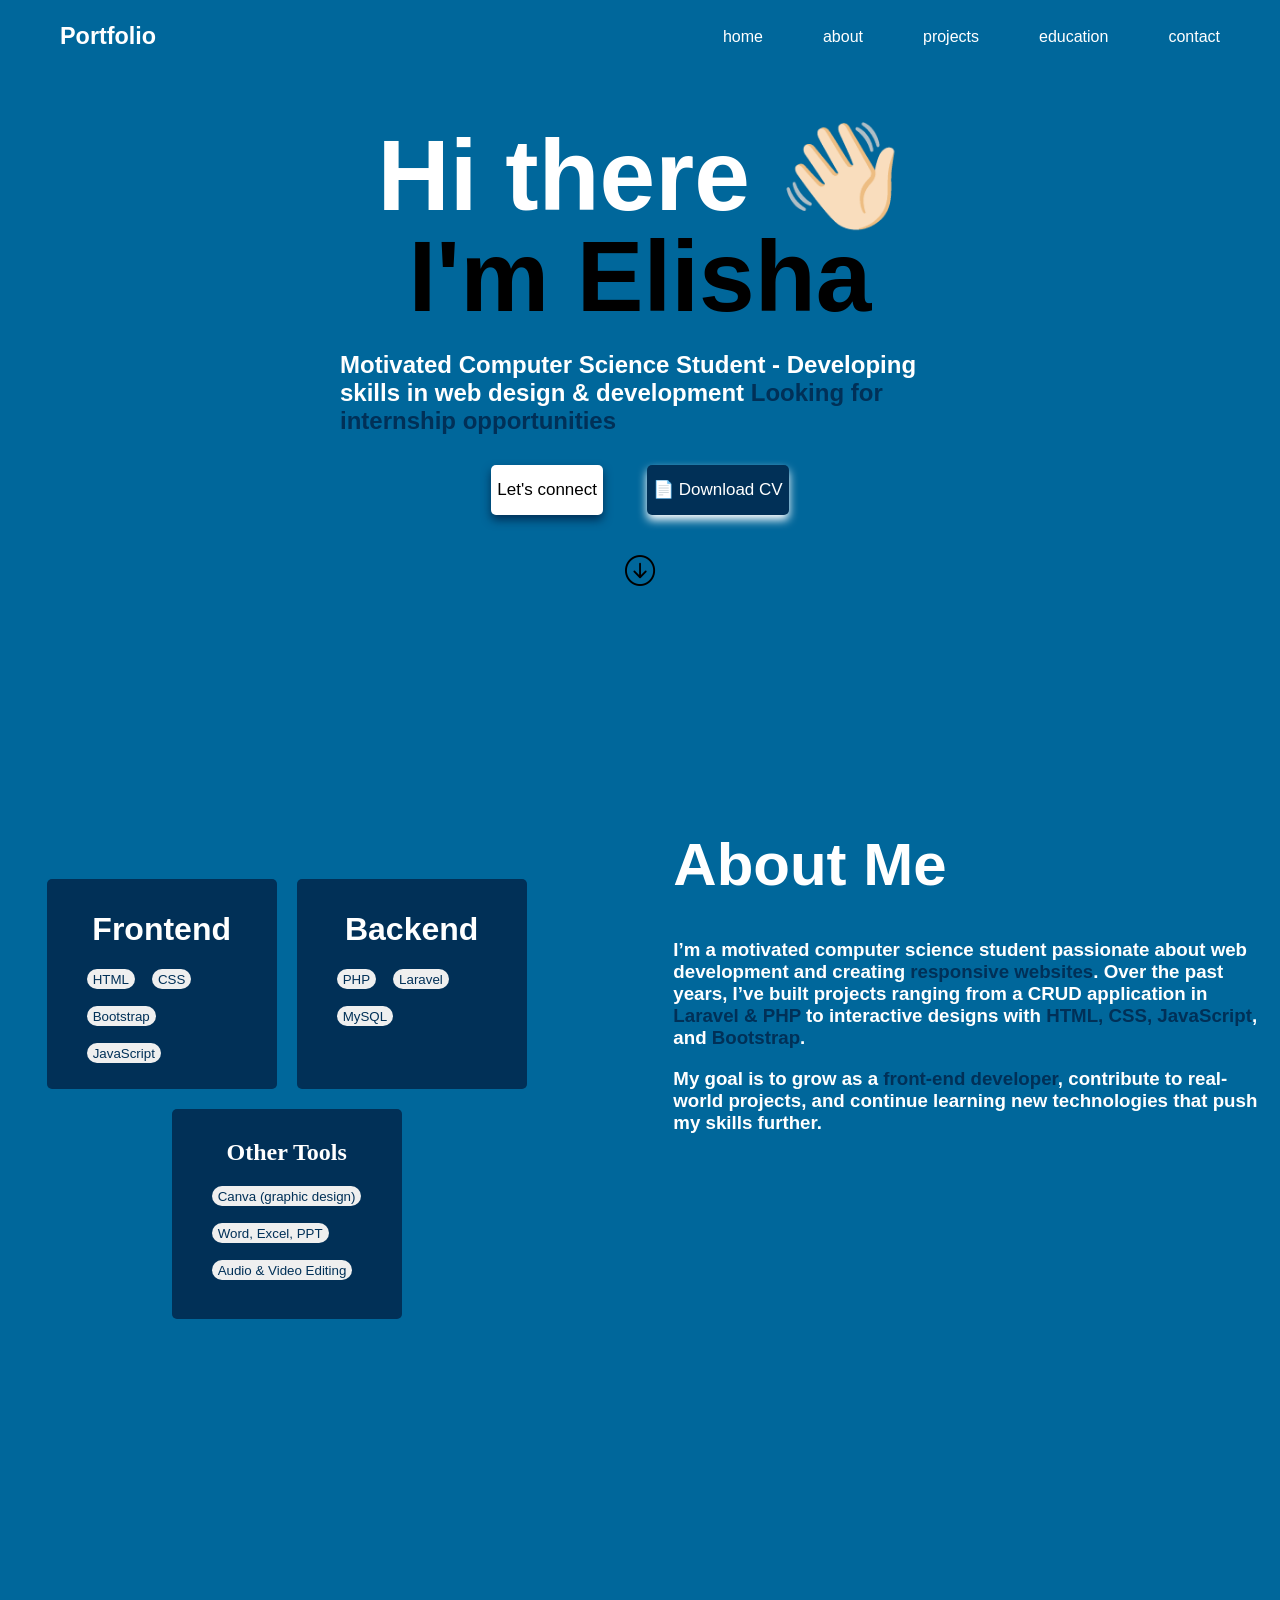
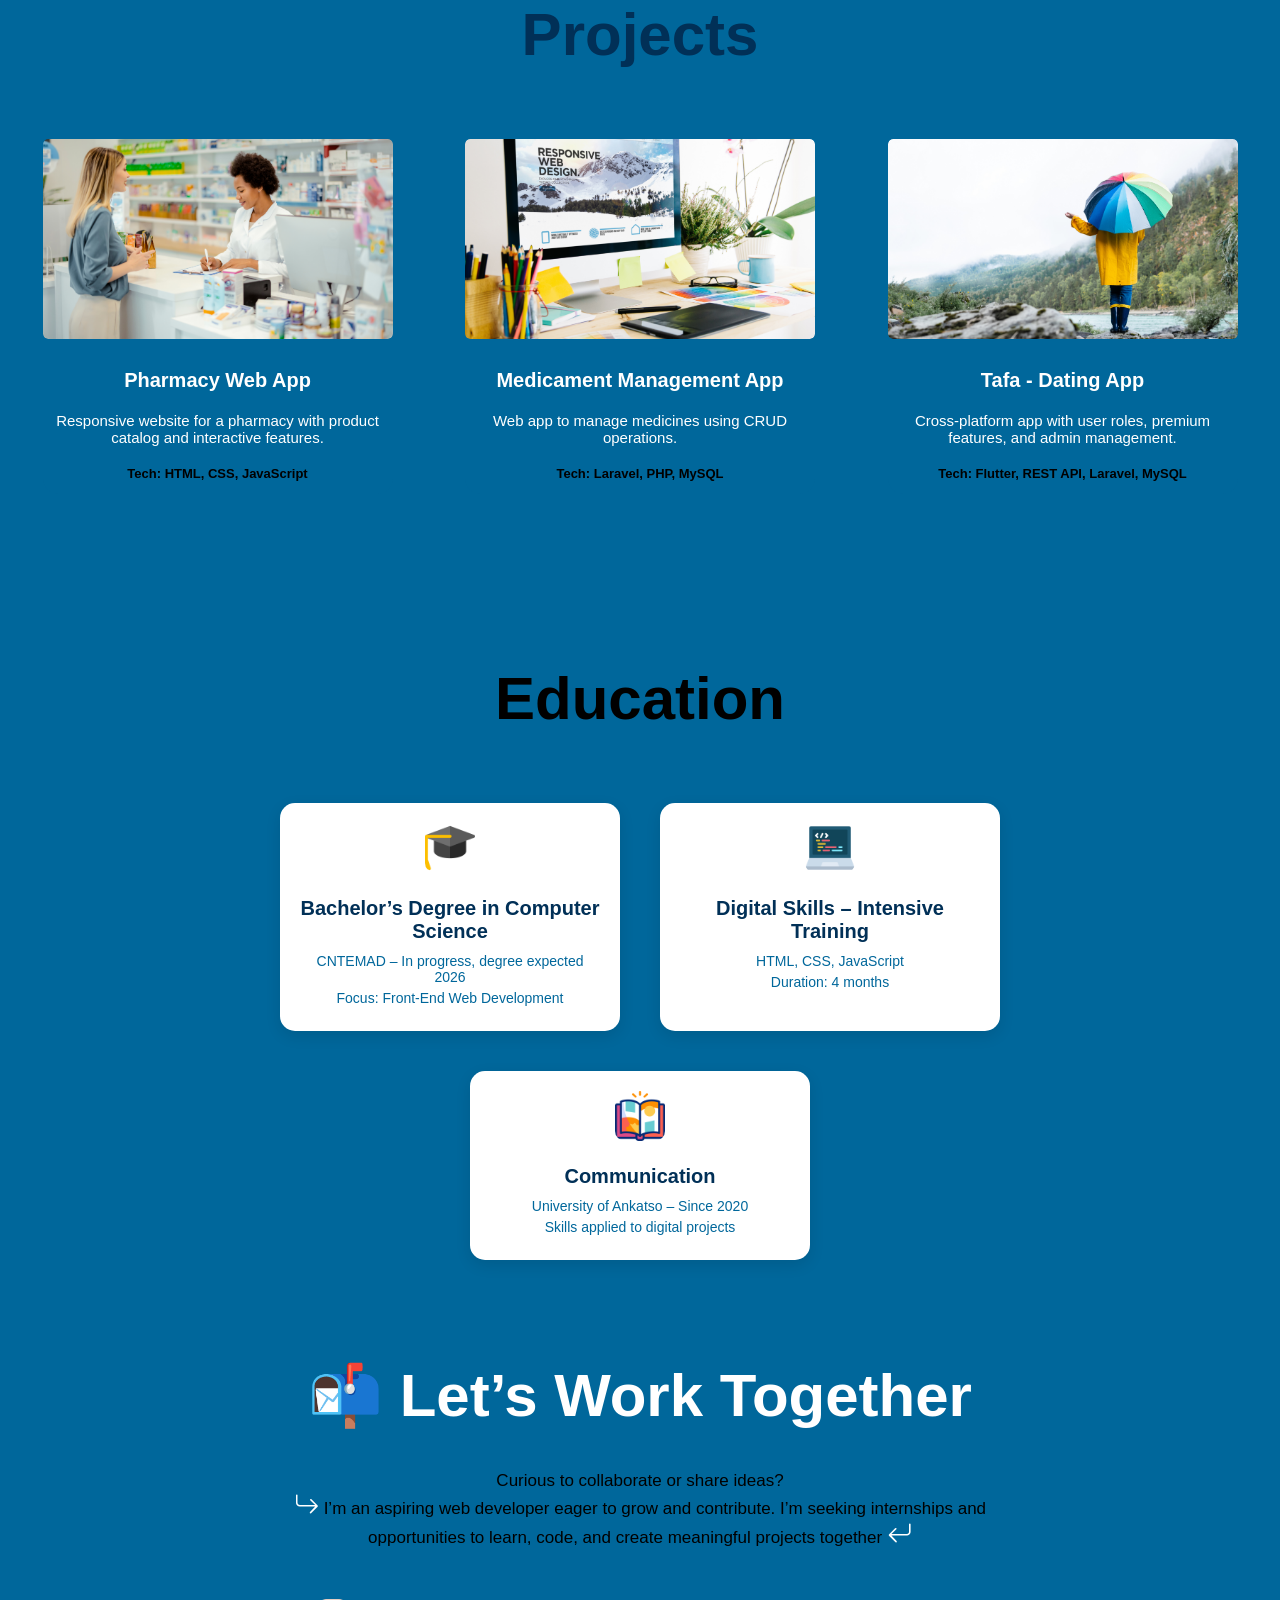
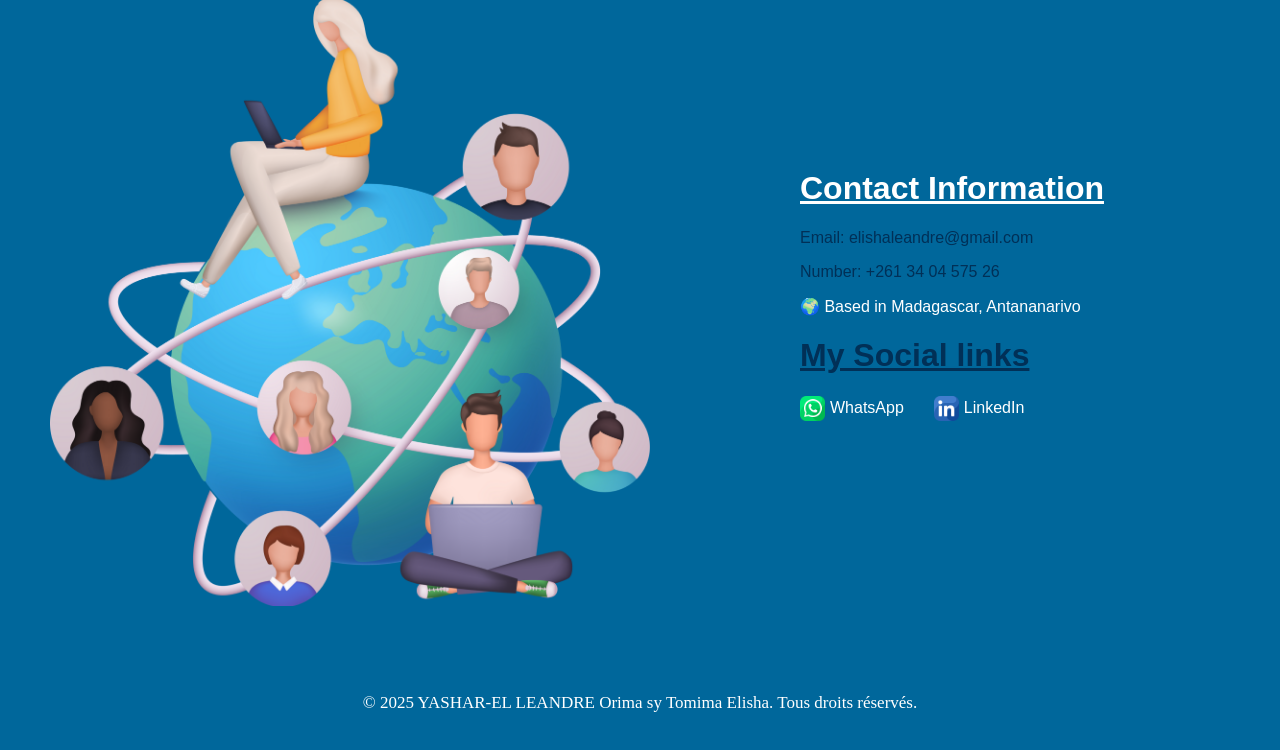
<file: index.html>
<!DOCTYPE html>
<html lang="en">

<head>
    <meta charset="UTF-8">
    <meta name="viewport" content="width=device-width, initial-scale=1.0">
    <link rel="stylesheet" href="style.css">
    <link href="https://db.onlinewebfonts.com/c/cd1ff12a61d0f65ad3079a7c7461b61f?family=Oilvare+Base" rel="stylesheet">
    <link href="https://db.onlinewebfonts.com/c/8cdb6b9f81fd5d65941e179961c84065?family=Poppins" rel="stylesheet">
    <link rel="stylesheet" href="bootstrap-icons/bootstrap-icons.css">
    <title>Elisha's portfolio</title>
</head>

<body>
    <div class="whole">
        <div class="navbar">
            <div class="head">
                <a href="#home" class="jejo">
                    <h3 class="logo">Portfolio</h3>
                </a>
            </div>
            <div class="menu" id="menu">
                <a href="#home" class="menulink"> home </a>
                <a href="#about" class="menulink"> about </a>
                <a href="#projects" class="menulink"> projects </a>
                <a href="#education" class="menulink"> education </a>
                <a href="#contact" class="menulink"> contact </a>
            </div>
            <i class="bi bi-justify menu-toggle" id="menu-toggle"></i>
        </div>
        <div class="home" id="home">
            <div class="row1">
                <h1 class="me">Hi there 👋🏻</h1>
                <!-- <img src="waving-hand-emoji-clipart-xl.png" alt="" class="hand"> -->
            </div>
            <h1 class="I"> I'm Elisha</h1>
            <h2 class="tagline"> Motivated Computer Science Student - Developing skills in web design & development
                <span> Looking for internship opportunities </span>
            </h2>
            <div class="bokotra">
                <button class="we we2"><a href="#contact">Let's connect</a></button>
                <button class="we we1" onclick="downloadCV()"> 📄 Download CV</button>
            </div>
            <div class="scrolldown">
                <a href="#about">
                    <i class="bi bi-arrow-down-circle"></i>
                </a>
            </div>
        </div>
        <div class="about scrollappear" id="about">
            <div class="firstshow">
                <div class="highlight">
                    <div class="front">
                        <h1 class="mitovy">Frontend</h1>
                        <div class="btn">
                            <button>HTML</button>
                            <button>CSS</button>
                            <button>Bootstrap</button>
                            <button>JavaScript</button>
                        </div>
                    </div>
                    <div class="front">
                        <h1 class="mitovy">Backend</h1>
                        <div class="btn">
                            <button>PHP</button>
                            <button>Laravel</button>
                            <button>MySQL</button>
                        </div>
                    </div>
                    <div class="front">
                    <h2>Other Tools</h2>
                    <div class="btn">
                        <button>Canva (graphic design)</button>
                        <button>Word, Excel, PPT</button>
                        <button>Audio & Video Editing</button>
                    </div>
                </div>
                </div>
            </div>
            <div class="aboutme">
                <h1 class="Ame">About Me</h1>
                <div class="Wme">
                    <h3>
                        I’m a motivated computer science student passionate about web development and creating
                        <span>responsive websites</span>. Over the past years, I’ve built projects ranging from a CRUD
                        application in <span>Laravel & PHP</span> to interactive designs with <span>HTML, CSS,
                            JavaScript</span>, and <span>Bootstrap</span>.
                    </h3>
                    <h3>
                        My goal is to grow as a <span>front-end developer</span>, contribute to real-world projects, and
                        continue
                        learning new technologies that push my skills further.
                    </h3>
                </div>
            </div>
        </div>
        <div class="projects" id="projects">
            <h1 class="sectionproject"> Projects </h1>
            <div class="projectcontainer">
                <div class="projectcard">
                    <div><img src="pharmacie.png" alt="Pharmacy Web App"></div>
                    <h3>Pharmacy Web App</h3>
                    <p>Responsive website for a pharmacy with product catalog and interactive features.</p>
                    <p class="stack">Tech: HTML, CSS, JavaScript</p>
                </div>

                <div class="projectcard">
                    <div><img src="laravel.png" alt="Medicament Management App"></div>
                    <h3>Medicament Management App</h3>
                    <p>Web app to manage medicines using CRUD operations.</p>
                    <p class="stack">Tech: Laravel, PHP, MySQL</p>
                </div>

                <div class="projectcard">
                    <div><img src="weather app.png" alt="Weather App"></div>
                    <h3>Tafa - Dating App</h3>
                    <p>Cross-platform app with user roles, premium features, and admin management.</p>
                    <p class="stack">Tech: Flutter, REST API, Laravel, MySQL</p>
                </div>
            </div>
        </div>
        <div class="education" id="education">
            <h1 class="sectioneducation">Education</h1>
            <div class="educationcontainer">
                <div class="educationcard">
                    <img src="graduation-hat.png" alt="" width="50px">
                    <h3> Bachelor’s Degree in Computer Science</h3>
                    <p>CNTEMAD – In progress, degree expected 2026</p>
                    <p>Focus: Front-End Web Development</p>
                </div>
                <div class="educationcard">
                    <img src="programming.png" alt="" width="50px">
                    <h3>Digital Skills – Intensive Training</h3>
                    <p>HTML, CSS, JavaScript</p>
                    <p>Duration: 4 months</p>
                </div>
                <div class="educationcard">
                    <img src="comic.png" alt="" width="50px">
                    <h3> Communication</h3>
                    <p>University of Ankatso – Since 2020</p>
                    <p>Skills applied to digital projects</p>
                </div>
            </div>
        </div>
        <div class="contact" id="contact">
            <h1 class="sectioncontact">📬 Let’s Work Together</h1>
            <p class="contactintro">
                Curious to collaborate or share ideas?<br> <i class="bi bi-arrow-return-right"></i> I’m an aspiring web
                developer eager to grow and contribute. I’m seeking internships and opportunities to learn, code, and
                create meaningful projects together <i class="bi bi-arrow-return-left"></i>
            </p>
            <div class="contactinfo">
                <img src="linkeding.png" alt="">
                <div class="infocourt">
                    <div class="contactinformation">
                        <h1>Contact Information</h1>
                        <p><a href="mailto:elishaleandre@gmail.com">Email: elishaleandre@gmail.com</a></p>
                        <p class="ano">Number: +261 34 04 575 26</p>
                        <p>🌍 Based in Madagascar, Antananarivo</p>
                    </div>
                    <div class="sociallinks">
                        <h1>My Social links</h1>
                        <div class="links">
                            <div class="whatsapp">
                                <img src="whatsapp.png" alt="WhatsApp">
                                <a href="https://wa.me/261340457526" target="_blank"> WhatsApp </a>
                            </div>
                            <div class="linkedin">
                                <img src="linkedin.png" alt="LinkedIn">
                                <a href="https://www.linkedin.com/in/elisha-yashar-el/?locale=en_US"
                                    target="_blank">LinkedIn </a>
                            </div>
                        </div>
                    </div>
                </div>
            </div>
        </div>
        <footer class="footer">
            <p>&copy; 2025 YASHAR-EL LEANDRE Orima sy Tomima Elisha. Tous droits réservés.</p>
        </footer>
        <script>
            window.addEventListener("scroll", () => {
                console.log(window.scrollY);
                const navbar = document.querySelector(".navbar");
                if (window.scrollY > 50) {
                    console.log("Scrolled - add class");
                    navbar.classList.add("scrolled");
                } else {
                    console.log("Back to top - remove class");
                    navbar.classList.remove("scrolled");
                }
            });
            function downloadCV() {
                const link = document.createElement('a');
                link.href = 'CV_info_Elisha.pdf';
                link.download = 'CV_info_Elisha.pdf';
                link.click();
            }
            const menuToggle = document.getElementById('menu-toggle');
            const menu = document.querySelector('.menu');
            const navbar = document.querySelector('.navbar');
            const menuLinks = document.querySelectorAll('.menu a'); // all links inside menu

            menuToggle.addEventListener('click', () => {
                menu.classList.toggle('active');       // Show/hide menu
                navbar.classList.toggle('menu-open');  // Change navbar color
            });

            // Close menu when a link is clicked
            menuLinks.forEach(link => {
                link.addEventListener('click', () => {
                    menu.classList.remove('active');
                    navbar.classList.remove('menu-open');
                });
            });
        </script>
</body>

</html>
</file>
<file: style.css>
@media (min-width: 1025px) {
    body {
        margin: 0;
        padding: 0;
    }

    .whole {
        width: 100%;
        margin: auto;
        background-color: #00679b;
    }

    .navbar {
        background-color: #00679b;
        color: white;
        display: flex;
        align-items: center;
        justify-content: space-between;
        padding: 0 60px;
        /* adds nice space on both sides */
        box-sizing: border-box;
        position: fixed;
        /* makes it stay on top */
        top: 0;
        /* stick to the top */
        left: 0;
        width: 100%;
        z-index: 1000;
        transition: background-color 0.3s;
    }

    .navbar.scrolled {
        background-color: #005F8A;
        box-shadow: 0 2px 10px rgba(0, 0, 0, 0.2);
    }

    .menu-toggle {
        display: none;
    }

    .menu {
        display: flex;
        gap: 30px;
    }

    .jejo {
        text-decoration: none;
        color: white;
        font-size: 20px;
        font-weight: bolder;
        font-family: 'Oilvare Base', sans-serif;
    }

    .menulink {
        text-decoration: none;
        color: white;
        font-size: 16px;
        margin-left: 30px;
        font-family: 'poppins', sans-serif;
    }

    .menulink:hover {
        color: #013057;
    }

    .home {
        color: white;
        align-items: center;
        display: flex;
        flex-direction: column;
    }

    .row1 {
        display: flex;
        align-items: center;
        margin-bottom: -150px;
        margin-top: 50px;
    }

    .me {
        font-size: 100px;
        font-family: "oilvare Base", sans-serif;
    }

    /* .hand {
        width: 140px;
        height: auto;
        margin-left: 20px;
    } */

    .I {
        font-size: 100px;
        font-family: 'Oilvare Base', sans-serif;
        color: #000000;
        /* color: #00c2cb; */
    }

    .tagline {
        font-family: 'poppins', sans-serif;
        width: 600px;
        margin-top: -50px;
    }

    span {
        color: #013057;
    }

    .bokotra a {
        color: #000000;
        text-decoration: none;
        font-family: 'poppins', sans-serif;
    }

    .we {
        border-radius: 5px;
        border: none;
        height: 50px;
        margin: 20px;
        margin-top: 10px;
        font-size: 17px;
    }

    .we1 {
        background-color: #013057;
        color: white;
        box-shadow: 0 5px 10px white;
        font-family: 'poppins', sans-serif;
    }

    .we2 {
        background-color: white;
        color: #013057;
        box-shadow: 0 5px 10px #013057;
    }

    .scrolldown {
        margin-top: 20px;
        animation: bounce 2s infinite;
    }

    @keyframes bounce {

        0%,
        20%,
        50%,
        80%,
        100% {
            transform: translateY(0);
        }

        40% {
            transform: translateY(10px);
        }

        60% {
            transform: translateY(5px);
        }
    }

    .scrolldown i {
        font-size: 30px;
        color: #000000;
        text-decoration: none;
    }

    .about {
        display: flex;
        width: 100%;
        color: white;
        justify-content: space-evenly;
        box-sizing: border-box;
        margin-top: 200px;

    }

    .firstshow {
        width: 600px;
        margin: 30px;
        text-align: center;
    }

    .highlight {
        width: 600px;
        display: flex;
        justify-content: space-evenly;
        flex-wrap: wrap;
        max-width: 500px;
        margin-top: 50px;
    }
    .highlight div{
        margin: 10px;
    }

    .front {
        width: 170px;
        height: 170px;
        background-color: #013057;
        padding: 30px;
        padding-top: 10px;
        justify-content: center;
        border-radius: 5px;
    }

    .mitovy {
        font-family: 'poppins', sans-serif;
    }

    .btn {
        display: flex;
        flex-wrap: wrap;
        gap: 17px;
        margin-top: 10px;
    }

    button {
        border-radius: 50px;
        border: 3px;
        height: 20px;
        color: #013057;
    }

    .aboutme {
        width: 600px;
    }

    .Ame {
        font-family: 'oilvare base', sans-serif;
        font-size: 60px;
    }

    .Wme {
        font-family: 'poppins', sans-serif;
    }

    .projects {
        margin-top: 150px;
        background-color: #00679b;
        text-align: center;
        padding: 50px 20px;
    }

    .sectionproject {
        font-family: 'Oilvare Base', sans-serif;
        font-size: 60px;
        color: #013057;
        margin-bottom: 70px;
    }

    .projectcontainer {
        display: flex;
        justify-content: space-evenly;
        flex-wrap: wrap;
        margin: 0 auto;
        gap: 70px;
        max-width: 1200px;
    }

    .projectcard {
        background-color: #00679b;
        color: white;
        border-radius: 15px;
        width: 350px;
        text-align: center;
        transition: transform 0.3s ease, box-shadow 0.3s ease;
    }

    .projectcard div {
        width: 100%;
        height: 200px;
        overflow: hidden;
        border-radius: 5px;
        margin-bottom: 15px;
    }

    .projectcard img {
        width: 350px;
        height: 100%;
        object-fit: cover;
        transition: transform 0.5s ease;
        border-radius: 5px;
    }

    .projectcard img:hover {
        transform: scale(1.2);
    }

    .projectcard h3 {
        font-family: 'Oilvare Base', sans-serif;
        font-size: 20px;
        padding-top: 10px;
        margin-bottom: 15px;
    }

    .projectcard p {
        font-family: 'Poppins', sans-serif;
        font-size: 15px;
        padding-top: 5px;
    }

    .projectcard .stack {
        font-size: 13px;
        font-weight: bold;
        color: #000000;
        margin-top: 10px;
    }

    .education {
        margin-top: 120px;
        background-color: #00679b;
        text-align: center;
    }

    .sectioneducation {
        font-family: 'oilvare base', sans-serif;
        font-size: 60px;
        color: #000000;
        margin-bottom: 70px;
    }

    .educationcontainer {
        display: flex;
        justify-content: center;
        gap: 40px;
        flex-wrap: wrap;
        margin: 0 auto;
        max-width: 1000px;
    }

    .educationcard {
        background-color: white;
        border-radius: 15px;
        padding: 20px;
        width: 300px;
        text-align: center;
        box-shadow: 0 5px 15px rgba(0, 0, 0, 0.1);
        transition: transform 0.3s ease, box-shadow 0.3s ease;
    }

    .educationcard:hover {
        transform: translateY(-10px);
        box-shadow: 0 10px 20px rgba(0, 0, 0, 0.25);
    }

    .educationcard img {
        width: 50px;
        height: 50px;
        object-fit: cover;
        border-radius: 10px;
    }

    .educationcard h3 {
        font-family: 'Oilvare Base', sans-serif;
        font-size: 20px;
        margin-bottom: 10px;
        color: #013057;
    }

    .educationcard p {
        font-family: 'Poppins', sans-serif;
        font-size: 14px;
        margin: 5px 0;
        color: #00679b;
    }

    .contact {
        margin-top: 100px;
        text-align: center;
        color: white;
    }

    .sectioncontact {
        font-family: 'oilvare base', sans-serif;
        font-size: 60px;
        color: white;
    }

    .contactintro {
        font-family: 'Poppins', sans-serif;
        font-size: 17px;
        margin-bottom: 40px;
        max-width: 770px;
        margin-left: auto;
        margin-right: auto;
        color: #000000;
    }

    .contactintro i {
        font-size: 25px;
        color: white;
    }

    .contactinfo {
        display: flex;
        margin: 50px;
        font-family: 'Poppins', sans-serif;
        font-size: 16px;
        margin-bottom: 30px;
    }

    .contactinfo img {
        width: 600px;
    }

    .contactinformation h1 {
        text-decoration: underline;
    }

    .infocourt {
        margin-top: 150px;
        width: 600px;
        text-align: left;
        margin-left: 150px;
    }

    .contactinfo a {
        color: #013057;
        text-decoration: none;
    }

    .ano {
        color: #013057;
        text-decoration: none;
    }

    .contactinfo a:hover {
        text-decoration: underline;
    }

    .sociallinks img {
        width: 25px;
        height: 25px;
        object-fit: contain;
        margin-top: 10px;
    }

    .sociallinks h1 {
        color: #013057;
        text-decoration: underline;
    }

    .links {
        display: flex;
        flex-wrap: wrap;
        text-align: center;
        gap: 30px;
        margin-top: -10px;
    }

    .links div {
        display: flex;
        align-items: center;
        gap: 5px;
    }

    .links a {
        margin-top: 10px;
        color: white;
    }

    .footer {
        background-color: #00679b;
        color: white;
        text-align: center;
        padding: 20px 0;
        font-size: 17px;
        margin-top: 50px;
    }
}

@media (max-width: 1024px) {
    body {
        margin: 0;
        padding: 0;
        overflow-x: hidden;
    }

    .whole {
        width: 100%;
        margin: auto;
        background-color: #00679b;
    }

    /* NAVBAR */
    .navbar {
        background-color: #00679b;
        color: white;
        display: flex;
        align-items: center;
        justify-content: space-between;
        padding: 0 20px;
        box-sizing: border-box;
        position: fixed;
        top: 0;
        left: 0;
        width: 100%;
        z-index: 1000;
        transition: background-color 0.3s;
    }

    .navbar.scrolled {
        background-color: #005F8A;
        box-shadow: 0 2px 10px rgba(0, 0, 0, 0.2);
    }
    .navbar.menu-open {
        background-color: #005F8A;
    }

    /* hamburger visible */
    .menu-toggle {
        display: block;
        font-size: 30px;
        cursor: pointer;
    }

    /* menu hidden by default */
    .menu {
        display: none;
        flex-direction: column;
        background-color: #005F8A;
        position: absolute;
        top: 60px;
        right: 10px;
        left: 10px;
        padding: 20px;
        border-radius: 10px;
        box-shadow: 0 2px 10px rgba(0, 0, 0, 0.2);
    }
    .menu.active {
        display: flex;
    }

    .jejo {
        text-decoration: none;
        color: white;
        font-size: 20px;
        font-weight: bolder;
        font-family: 'Oilvare Base', sans-serif;
    }

    .menulink {
        text-decoration: none;
        color: white;
        font-size: 16px;
        margin: 10px 0;
        font-family: 'poppins', sans-serif;
    }
    .menulink:hover {
        color: #013057;
    }
    /* HOME */
    .home {
        color: white;
        align-items: center;
        display: flex;
        flex-direction: column;
        padding-top: 20px;
    }
    .row1 {
        display: flex;
        align-items: center;
        margin-bottom: -80px;
        flex-wrap: wrap;
        justify-content: center;
        margin-top: 30px;
    }
    .me{
        font-size: 80px;
        font-family: "Oilvare Base", sans-serif;
    }
    .I {
        font-size: 80px;
        font-family: "Oilvare Base", sans-serif;
        color: #000000;
    }

    .hand {
        width: 120px;
        height: auto;
        margin: 10px;
    }

    .tagline {
        font-family: 'poppins', sans-serif;
        max-width: 90%;
        margin: 20px auto;
    }
    span {
        color: #013057;
    }
    .bokotra a {
        color: #000000;
        text-decoration: none;
        font-family: 'poppins', sans-serif;
    }
    .we {
        border-radius: 5px;
        border: none;
        height: 50px;
        margin: 20px;
        margin-top: 10px;
        font-size: 17px;
    }
    .we1 {
        background-color: #013057;
        color: white;
        box-shadow: 0 5px 10px white;
        font-family: 'poppins', sans-serif;
    }

    .we2 {
        background-color: white;
        color: #013057;
        box-shadow: 0 5px 10px #013057;
    }
    .scrolldown {
        margin-top: 20px;
        animation: bounce 2s infinite;
    }
    @keyframes bounce {

        0%,
        20%,
        50%,
        80%,
        100% {
            transform: translateY(0);
        }

        40% {
            transform: translateY(10px);
        }

        60% {
            transform: translateY(5px);
        }
    }
    .scrolldown i {
        font-size: 30px;
        color: #000000;
        text-decoration: none;
    }

    /* ABOUT */
    .about {
        display: flex;
        flex-direction: column;
        align-items: center;
        color: white;
        margin-top: 70px;
        box-sizing: border-box;
    }

    .firstshow {
        width: 100%;
        margin: 20px auto;
        text-align: center;
    }

    .highlight {
        display: flex;
        justify-content: center;
        flex-wrap: wrap;
        gap: 60px;
        margin-top: 30px;
        max-width: 100%;
    }
    .mitovy {
        font-family: 'poppins', sans-serif;
    }

    .btn {
        display: flex;
        flex-wrap: wrap;
        gap: 17px;
        margin-top: 10px;
    }

    button {
        border-radius: 50px;
        border: 3px;
        height: 20px;
        color: #013057;
    }
    .front {
        width: 170px;
        height: 170px;
        background-color: #013057;
        padding: 20px;
        padding-top: 10px;
        justify-content: center;
        border-radius: 5px;
    }
    .aboutme {
        width: 100%;
        max-width: 600px;
        margin: 0 auto;
    }

    .Ame {
        font-family: 'oilvare base', sans-serif;
        font-size: 60px;
        text-align: center;
    }
    .Wme {
        font-family: 'poppins', sans-serif;
    }
    /* PROJECTS */
    .projects {
        background-color: #00679b;
        text-align: center;
        padding: 40px 20px;
    }
    .sectionproject {
        font-family: 'Oilvare Base', sans-serif;
        font-size: 60px;
        color: #013057;
        margin-bottom: 50px;
    }
    .projectcontainer {
        display: flex;
        justify-content: center;
        flex-wrap: wrap;
        gap: 30px;
        margin: 0 auto;
        max-width:90%;
    }

    .projectcard {
        background-color: #00679b;
        color: white;
        border-radius: 15px;
        text-align: center;
        width: 90%;
        max-width: 350px;
        transition: transform 0.3s ease, box-shadow 0.3s ease;
    }
    .projectcard div {
        width: 100%;
        height: 200px;
        overflow: visible;
        border-radius: 5px;
        margin-bottom: 15px;
    }
    .projectcard img {
        width: 90%;
        height: 200px;
        object-fit: cover;
        transition: transform 0.5s ease;
        border-radius: 5px;
    }
    .projectcard img:hover {
        transform: scale(1.2);
    }
    .projectcard h3 {
        font-family: 'Oilvare Base', sans-serif;
        font-size: 90%;
        padding-top: 10px;
        margin-bottom: 15px;
    }
    .projectcard p {
        font-family: 'Poppins', sans-serif;
        font-size:80%;
        padding-top: 5px;
    }
    .projectcard .stack {
        font-size: 80%;
        font-weight: bold;
        color: #000000;
        margin-top: 10px;
    }

    /* EDUCATION */
    .education {
        padding: 20px;
        background-color: #00679b;
        text-align: center;
    }

    .sectioneducation {
        font-size: 60px;
        font-family: 'oilvare base', sans-serif;
        color: #000000;
    }

    .educationcontainer {
        display: flex;
        justify-content: center;
        flex-wrap: wrap;
        gap: 20px;
        margin: 0 auto;
        max-width: 90%
    }

    .educationcard {
        background-color: white;
        border-radius: 15px;
        width: 90%;
        max-width: 300px;
        padding: 20px;
        box-shadow: 0 5px 15px rgba(0, 0, 0, 0.1);
        transition: transform 0.3s ease, box-shadow 0.3s ease;
    }
    .educationcard:hover {
        transform: translateY(-10px);
        box-shadow: 0 10px 20px rgba(0, 0, 0, 0.25);
    }
    .educationcard img {
        width: 50px;
        height: 50px;
        object-fit: cover;
        border-radius: 10px;
    }

    .educationcard h3 {
        font-family: 'Oilvare Base', sans-serif;
        font-size: 20px;
        margin-bottom: 10px;
        color: #013057;
    }

    .educationcard p {
        font-family: 'Poppins', sans-serif;
        font-size: 14px;
        margin: 5px 0;
        color: #00679b;
    }

    /* CONTACT */
    .contact {
        margin-top: 80px;
        text-align: center;
        color: white;
    }

    .sectioncontact {
        font-family: 'oilvare base', sans-serif;
        font-size: 60px;
        color: white;
    }

    .contactinfo {
        display: flex;
        flex-direction: column;
        margin: 50px;
        font-family: 'Poppins', sans-serif;
        margin: 20px auto;
        gap: 20px;
        margin-bottom: 30px;
        align-items: center;
    }
    .contactintro {
        font-family: 'Poppins', sans-serif;
        font-size: 17px;
        margin-bottom: 40px;
        max-width: 770px;
        margin-left: auto;
        margin-right: auto;
        color: #000000;
    }
    .contactintro i {
        font-size: 25px;
        color: white;
    }
    .contactinfo img {
        width: 90%;
        max-width: 600px;
        height: auto;
    }
    .infocourt {
        width: 90%;
        max-width: 600px;
        text-align: center;
        margin: 20px auto;
    }
    .contactinfo a {
        color: #013057;
        text-decoration: none;
    }

    .ano {
        color: #013057;
        text-decoration: none;
    }

    .contactinfo a:hover {
        text-decoration: underline;
    }

    .sociallinks img {
        width: 25px;
        height: 25px;
        object-fit: contain;
        margin-top: 10px;
    }

    .sociallinks h1 {
        color: #013057;
        text-decoration: underline;
    }

    .links {
        display: flex;
        flex-wrap: wrap;
        text-align: center;
        gap: 30px;
        margin-top: -10px;
        justify-content: center;
    }

    .links div {
        display: flex;
        align-items: center;
        gap: 5px;
    }

    .links a {
        margin-top: 10px;
        color: white;
    }

    /* FOOTER */
    .footer {
        background-color: #00679b;
        color: white;
        text-align: center;
        padding: 15px 0;
        font-size: 15px;
        margin-top: 50px;
    }
    
}
@media (max-width: 600px) {
    body {
        margin: 0;
        padding: 0;
    }

    .whole {
        width: 100%;
        margin: auto;
        background-color: #00679b;
    }

    /* NAVBAR */
    .navbar {
        background-color: #00679b;
        display: flex;
        align-items: center;
        justify-content: space-between;
        padding: 0 15px;
        position: fixed;
        top: 0;
        left: 0;
        width: 100%;
        z-index: 1000;
    }

    .navbar.menu-open {
        background-color: #005F8A;
    }

    .menu-toggle {
        display: block;
        font-size: 28px;
        cursor: pointer;
        color: white;
        margin-right: 10px; /* always 10px from the right */
    }

    .menu {
        display: none;
        position: fixed;
        top: 60px;
        left: 10px;
        right: 10px;
        background-color: #005F8A;
        padding: 15px;
        border-radius: 10px;
        flex-direction: column;
        gap: 15px;
        z-index: 2000;
    }
    .menu.active {
        display: flex;
    }

    /* HOME */
    .home {
        color: white;
        align-items: center;
        display: flex;
        flex-direction: column;
        padding-top: 20px;
    }
    .row1 {
        flex-direction: column;
        align-items: center;
        margin: 30px auto -40px auto;
        text-align: center;
    }

    .me{
        font-size: clamp(40px, 12vw, 80px);
        text-align: center;
        font-family: "Oilvare Base", sans-serif;
    }
    .I {
        font-size:clamp(40px, 12vw, 80px);
        font-family: "Oilvare Base", sans-serif;
        color: #000000;
    }
    .hand {
        width: 100px;
        height: auto;
        margin: 10px auto;
    }

    .tagline {
        width: 100%;
        max-width: 600px;
        font-family: 'poppins', sans-serif;
        text-align: center;
        margin: 15px auto;
        font-size: clamp(14px, 5vw, 20px);
    }
    span {
        color: #013057;
    }
    .bokotra a{
        color: #000000;
        text-decoration: none;  
        font-family: 'poppins', sans-serif;
        text-align: center;
        font-size: clamp(12px, 3vw, 16px);
    }
    .we {
        border-radius: 5px;
        border: none;
        height: 50px;
        margin: 20px;
        margin-top: 10px;
        font-size: clamp(12px, 3vw, 16px);
    }
    .we1 {
        background-color: #013057;
        color: white;
        box-shadow: 0 5px 10px white;
        font-family: 'poppins', sans-serif;
    }

    .we2 {
        background-color: white;
        color: #013057;
        box-shadow: 0 5px 10px #013057;
    }
    .scrolldown {
        margin-top: 20px;
        animation: bounce 2s infinite;
    }
    @keyframes bounce {

        0%,
        20%,
        50%,
        80%,
        100% {
            transform: translateY(0);
        }

        40% {
            transform: translateY(10px);
        }

        60% {
            transform: translateY(5px);
        }
    }
    .scrolldown i {
        font-size: 30px;
        color: #000000;
        text-decoration: none;
    }

    /* ABOUT */
    .about {
        display: flex;
        flex-direction: column;
        align-items: center;
        margin: 60px auto 0 auto;
        width: 90%;
        text-align: center;
        box-sizing: border-box;
    }

    .firstshow {
        width: 100%;
        margin: 15px auto;  
    }

    .highlight {
        display: flex;
        flex-direction: column;
        gap: 20px;
        margin-top: 20px;
        align-items: center;
        width: 100%;
    }

    .aboutme {
        font-size: clamp(14px, 4vw, 18px);
        margin-top: 20px;
    }
    .Ame {
        font-family: 'oilvare base', sans-serif;
        font-size: 40px;
    }
    .Wme { 
        font-family: 'poppins', sans-serif; 
        max-width: 100%; 
        box-sizing: border-box;
     }

    /* PROJECTS */
    .projects {
        background-color: #00679b;
        margin-top: 40px;
        text-align: center;
    }
    .sectionproject {
        font-family: 'Oilvare Base', sans-serif;
        font-size: 40px;
        color: #013057;
        margin-bottom: 50px;
    }
    .projectcontainer {
        justify-content: center;
        gap: 30px;
        max-width:90%;
    }

    .projectcard {
        width: 90%;
        max-width: 280px;
    }

    /* EDUCATION */
    .educationcontainer {
        flex-direction: column;
        align-items: center;
        gap: 20px;
    }

    /* CONTACT */
    .contact {
        margin-top: 40px;
        text-align: center;
    }
    .sectioncontact {
        font-family: 'oilvare base', sans-serif;
        font-size: 40px;
        color: white;
    }

    .contactinfo {
        flex-direction: column;
        margin: 20px auto;
        text-align: center;
        align-items: center;
        gap: 20px;
    }

    .contactinfo img {
        width: 90%;
        max-width: 500px;
        height: auto;
        margin-bottom: 15px;
    }

    .contactintro {
        max-width: 500px;
        font-size: clamp(14px, 4vw, 18px);
        margin: 0 auto 30px auto;
        text-align: center;
    }

    .infocourt {
        width: 90%;
        text-align: center;
        margin: 20px auto;
    }
    .sociallinks img {
        width: 25px;
        height: 25px;
        object-fit: contain;
        margin-top: 10px;
    }

    .sociallinks h1 {
        color: #013057;
        text-decoration: underline;
    }

    .links {
        display: flex;
        flex-wrap: wrap;
        justify-content: center;
        gap: 20px;
        margin-top: 10px;
    }

    .links a {
        color: white;
        font-size: 14px;
    }

    /* FOOTER */
    .footer {
        background-color: #00679b;
        color: white;
        text-align: center;
        padding: 15px 0;
        font-size: 14px;
        margin-top: 30px;
    }
}
</file>
